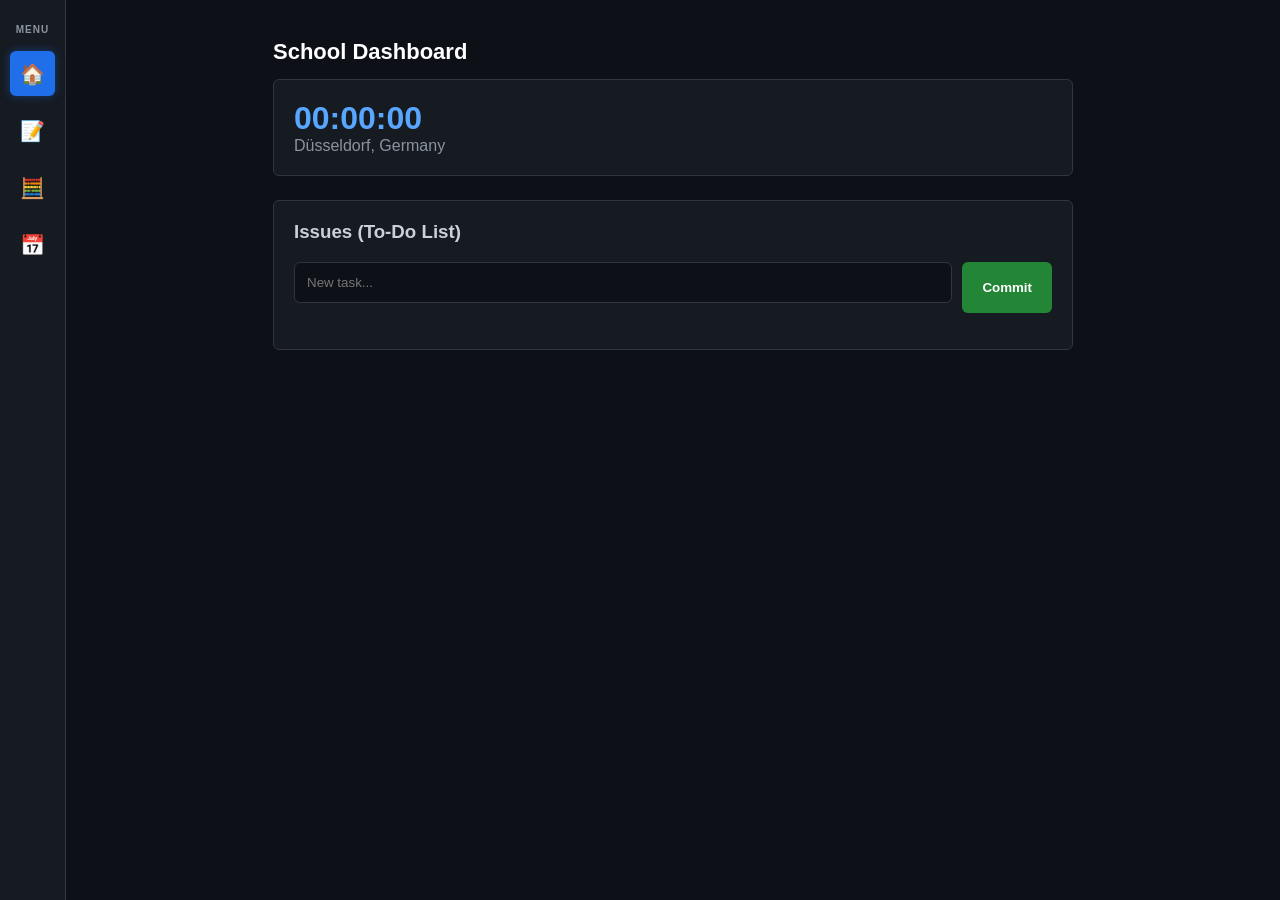
<file: Laboratory/School-Dashboard.html>
<!DOCTYPE html>
<html lang="de">
<head>
    <meta charset="UTF-8">
    <meta name="viewport" content="width=device-width, initial-scale=1.0">
    <title>LGBK-OS / Minimal Edition</title>
    <style>
        :root {
            --gh-bg: #0d1117;
            --gh-sub: #161b22;
            --gh-border: #30363d;
            --gh-text: #c9d1d9;
            --gh-blue: #58a6ff;
            --gh-green: #238636;
            --lgbk-red: #f85149;
            --radius: 6px;
        }

        body {
            font-family: -apple-system, BlinkMacSystemFont, "Segoe UI", Helvetica, Arial, sans-serif;
            background-color: var(--gh-bg);
            color: var(--gh-text);
            margin: 0;
            display: flex;
            height: 100vh;
        }

        /* --- Compact Sidebar --- */
        .sidebar {
            width: 65px;
            background: var(--gh-sub);
            border-right: 1px solid var(--gh-border);
            display: flex;
            flex-direction: column;
            align-items: center;
            padding: 16px 0;
        }

        .sidebar h2 { 
            font-size: 10px; 
            color: #8b949e; 
            margin-bottom: 16px; 
            text-transform: uppercase; 
            letter-spacing: 1px;
        }

        .nav-item {
            width: 45px;
            height: 45px;
            margin-bottom: 12px;
            cursor: pointer;
            border-radius: var(--radius);
            font-size: 20px;
            display: flex;
            align-items: center;
            justify-content: center;
            transition: 0.2s;
        }

        .nav-item:hover { background: #21262d; }
        .nav-item.active { 
            background: #1f6feb; 
            color: white; 
            box-shadow: 0 0 10px rgba(31, 111, 235, 0.4);
        }

        /* --- Main Content --- */
        .main-content {
            flex-grow: 1;
            overflow-y: auto;
            padding: 24px;
            display: flex;
            flex-direction: column;
            align-items: center;
        }

        .container {
            width: 100%;
            max-width: 800px;
        }

        .gh-card {
            background: var(--gh-sub);
            border: 1px solid var(--gh-border);
            border-radius: var(--radius);
            padding: 20px;
            margin-bottom: 24px;
        }

        .tab-content { display: none; }
        .tab-content.active { display: block; }

        /* --- Calendar Styling --- */
        .cal-table {
            width: 100%;
            border-collapse: collapse;
            text-align: center;
        }
        .cal-table th {
            color: #8b949e;
            padding: 10px;
            font-weight: 400;
            border-bottom: 1px solid var(--gh-border);
        }
        .cal-table td {
            padding: 15px 5px;
            border: 1px solid #21262d;
            border-radius: var(--radius);
        }
        .today {
            background: var(--gh-blue);
            color: white;
            font-weight: bold;
            border-radius: var(--radius);
        }

        /* --- Global Elements --- */
        input, textarea {
            background: var(--gh-bg);
            border: 1px solid var(--gh-border);
            color: var(--gh-text);
            padding: 12px;
            border-radius: var(--radius);
            width: 100%;
            box-sizing: border-box;
            margin-bottom: 10px;
        }
        button {
            background: var(--gh-green);
            color: white;
            border: none;
            padding: 10px 20px;
            border-radius: var(--radius);
            cursor: pointer;
            font-weight: 600;
        }

        /* --- Calculator --- */
        .calc-grid { display: grid; grid-template-columns: repeat(4, 1fr); gap: 10px; }
        .calc-btn { 
            background: #21262d; 
            border: 1px solid var(--gh-border); 
            padding: 18px; 
            text-align: center; 
            border-radius: var(--radius); 
            cursor: pointer;
        }
    </style>
</head>
<body>

<div class="sidebar">
    <h2>Menu</h2>
    <div class="nav-item active" onclick="showTab('home', this)" title="Home">🏠</div>
    <div class="nav-item" onclick="showTab('notes', this)" title="Notes">📝</div>
    <div class="nav-item" onclick="showTab('calc', this)" title="Calculator">🧮</div>
    <div class="nav-item" onclick="showTab('cal', this)" title="Calendar">📅</div>
</div>

<div class="main-content">
    <div class="container">
        
        <div class="header-lgbk">
            <h1 style="font-size: 22px; color: white;">School Dashboard</h1>
        </div>

        <div id="home" class="tab-content active">
            <div class="gh-card">
                <div id="clock" style="font-size: 32px; font-weight: bold; color: var(--gh-blue);">00:00:00</div>
                <p style="color: #8b949e; margin: 0;">Düsseldorf, Germany</p>
            </div>
            <div class="gh-card">
                <h3 style="margin-top: 0;">Issues (To-Do List)</h3>
                <div style="display: flex; gap: 10px;">
                    <input type="text" id="todoInput" placeholder="New task...">
                    <button onclick="addTodo()">Commit</button>
                </div>
                <ul id="todoList" style="list-style: none; padding: 0; margin-top: 15px;"></ul>
            </div>
        </div>

        <div id="notes" class="tab-content">
            <div class="gh-card">
                <textarea id="notePad" rows="18" placeholder="Start typing..." oninput="saveNotes()"></textarea>
            </div>
        </div>

        <div id="calc" class="tab-content">
            <div class="gh-card" style="max-width: 350px; margin: auto;">
                <div id="screen" style="text-align: right; font-size: 2rem; padding: 15px; background: #000; color: #39d353; border-radius: 4px; margin-bottom: 15px;">0</div>
                <div class="calc-grid">
                    <div class="calc-btn" style="color: var(--lgbk-red);" onclick="clr()">C</div>
                    <div class="calc-btn" onclick="press('/')">/</div>
                    <div class="calc-btn" onclick="press('*')">×</div>
                    <div class="calc-btn" onclick="press('-')">-</div>
                    <div class="calc-btn" onclick="press('7')">7</div>
                    <div class="calc-btn" onclick="press('8')">8</div>
                    <div class="calc-btn" onclick="press('9')">9</div>
                    <div class="calc-btn" onclick="press('+')">+</div>
                    <div class="calc-btn" onclick="press('4')">4</div>
                    <div class="calc-btn" onclick="press('5')">5</div>
                    <div class="calc-btn" onclick="press('6')">6</div>
                    <div class="calc-btn" style="background: var(--gh-green); color: white;" onclick="calculate()">=</div>
                    <div class="calc-btn" onclick="press('1')">1</div>
                    <div class="calc-btn" onclick="press('2')">2</div>
                    <div class="calc-btn" onclick="press('3')">3</div>
                    <div class="calc-btn" onclick="press('0')">0</div>
                </div>
            </div>
        </div>

        <div id="cal" class="tab-content">
            <div class="gh-card">
                <h3 id="monthYear" style="margin-top: 0; color: var(--gh-blue);">April 2026</h3>
                <table class="cal-table">
                    <thead>
                        <tr><th>Mo</th><th>Di</th><th>Mi</th><th>Do</th><th>Fr</th><th>Sa</th><th>So</th></tr>
                    </thead>
                    <tbody id="calBody"></tbody>
                </table>
            </div>
        </div>

    </div>
</div>

<script>
    function showTab(id, el) {
        document.querySelectorAll('.tab-content').forEach(t => t.classList.remove('active'));
        document.querySelectorAll('.nav-item').forEach(n => n.classList.remove('active'));
        document.getElementById(id).classList.add('active');
        el.classList.add('active');
        if (id === 'cal') buildCal();
    }

    setInterval(() => {
        document.getElementById('clock').innerText = new Date().toLocaleTimeString('de-DE');
    }, 1000);

    function buildCal() {
        const now = new Date();
        const month = now.getMonth();
        const year = now.getFullYear();
        document.getElementById('monthYear').innerText = now.toLocaleString('default', { month: 'long' }) + " " + year;

        const firstDay = new Date(year, month, 0).getDay(); // Monday start
        const daysInMonth = new Date(year, month + 1, 0).getDate();
        let body = document.getElementById('calBody');
        body.innerHTML = "";
        
        let date = 1;
        for (let i = 0; i < 6; i++) {
            let row = document.createElement("tr");
            for (let j = 0; j < 7; j++) {
                let cell = document.createElement("td");
                if (i === 0 && j < firstDay) {
                    cell.innerText = "";
                } else if (date > daysInMonth) {
                    break;
                } else {
                    cell.innerText = date;
                    if (date === now.getDate()) cell.className = "today";
                    date++;
                }
                row.appendChild(cell);
            }
            body.appendChild(row);
            if (date > daysInMonth) break;
        }
    }

    function addTodo() {
        const val = document.getElementById('todoInput').value;
        if(!val) return;
        const li = document.createElement('li');
        li.style = "border-bottom: 1px solid var(--gh-border); padding: 12px 0; display: flex; justify-content: space-between;";
        li.innerHTML = `<span>🟢 ${val}</span> <span style="cursor:pointer; color:var(--lgbk-red)" onclick="this.parentElement.remove()">Close</span>`;
        document.getElementById('todoList').prepend(li);
        document.getElementById('todoInput').value = "";
    }

    function saveNotes() { localStorage.setItem('gh_notes', document.getElementById('notePad').value); }
    document.getElementById('notePad').value = localStorage.getItem('gh_notes') || "";

    let screen = document.getElementById('screen');
    function press(v) { if(screen.innerText === "0") screen.innerText = v; else screen.innerText += v; }
    function clr() { screen.innerText = "0"; }
    function calculate() { try { screen.innerText = eval(screen.innerText); } catch { screen.innerText = "Error"; } }
</script>

</body>
</html>
</file>
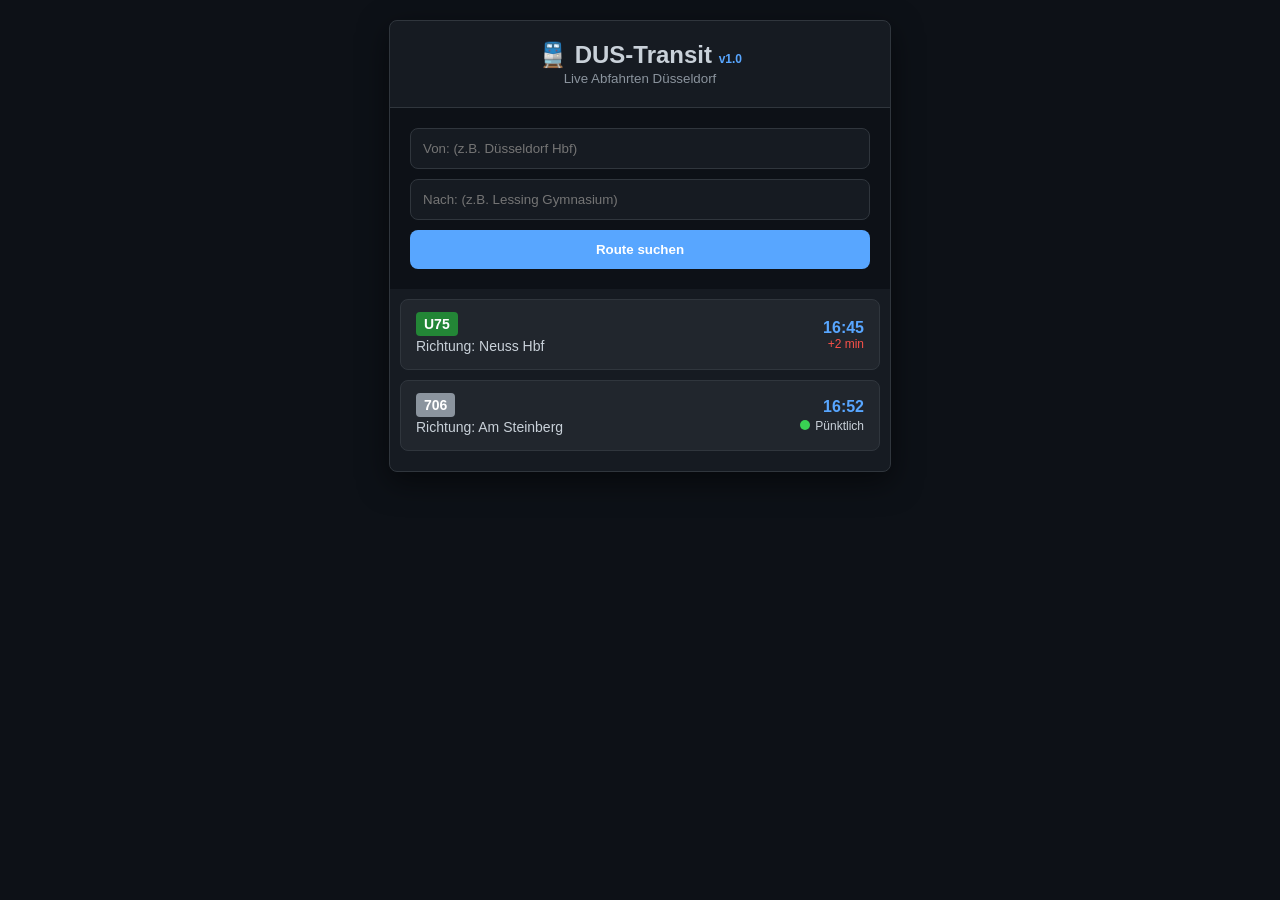
<file: Laboratory/Transit-planner.html>
<!DOCTYPE html>
<html lang="de">
<head>
    <meta charset="UTF-8">
    <meta name="viewport" content="width=device-width, initial-scale=1.0">
    <title>DUS-Transit / GitHub Edition</title>
    <style>
        :root {
            --gh-bg: #0d1117;
            --gh-sub: #161b22;
            --gh-border: #30363d;
            --gh-text: #c9d1d9;
            --gh-blue: #58a6ff;
            --gh-green: #238636;
            --radius: 8px;
        }

        body {
            font-family: -apple-system, BlinkMacSystemFont, "Segoe UI", sans-serif;
            background: var(--gh-bg);
            color: var(--gh-text);
            margin: 0;
            display: flex;
            justify-content: center;
            padding: 20px;
        }

        .app-container {
            width: 100%;
            max-width: 500px;
            background: var(--gh-sub);
            border: 1px solid var(--gh-border);
            border-radius: var(--radius);
            overflow: hidden;
            box-shadow: 0 10px 30px rgba(0,0,0,0.5);
        }

        .header {
            padding: 20px;
            border-bottom: 1px solid var(--gh-border);
            text-align: center;
        }

        .search-section {
            padding: 20px;
            background: #0d1117;
        }

        input {
            width: 100%;
            padding: 12px;
            margin-bottom: 10px;
            background: #161b22;
            border: 1px solid var(--gh-border);
            color: white;
            border-radius: var(--radius);
            box-sizing: border-box;
        }

        .btn-search {
            width: 100%;
            padding: 12px;
            background: var(--gh-blue);
            color: white;
            border: none;
            border-radius: var(--radius);
            font-weight: bold;
            cursor: pointer;
        }

        .results {
            padding: 10px;
            max-height: 400px;
            overflow-y: auto;
        }

        .route-card {
            background: #21262d;
            border: 1px solid var(--gh-border);
            border-radius: var(--radius);
            padding: 15px;
            margin-bottom: 10px;
            display: flex;
            justify-content: space-between;
            align-items: center;
            transition: 0.2s;
        }

        .route-card:hover { border-color: var(--gh-blue); }

        .line-badge {
            background: var(--gh-green);
            color: white;
            padding: 4px 8px;
            border-radius: 4px;
            font-weight: bold;
            font-size: 14px;
        }

        .time { color: var(--gh-blue); font-weight: bold; }
        .delay { color: #f85149; font-size: 12px; margin-left: 5px; }

        .status-dot {
            height: 10px;
            width: 10px;
            background-color: #39d353;
            border-radius: 50%;
            display: inline-block;
            margin-right: 5px;
        }
    </style>
</head>
<body>

<div class="app-container">
    <div class="header">
        <h2 style="margin:0">🚆 DUS-Transit <span style="font-size: 12px; color: var(--gh-blue);">v1.0</span></h2>
        <small style="color: #8b949e;">Live Abfahrten Düsseldorf</small>
    </div>

    <div class="search-section">
        <input type="text" id="start" placeholder="Von: (z.B. Düsseldorf Hbf)">
        <input type="text" id="end" placeholder="Nach: (z.B. Lessing Gymnasium)">
        <button class="btn-search" onclick="findRoutes()">Route suchen</button>
    </div>

    <div class="results" id="routeResults">
        <div class="route-card">
            <div>
                <span class="line-badge">U75</span>
                <div style="margin-top:5px; font-size: 14px;">Richtung: Neuss Hbf</div>
            </div>
            <div style="text-align: right;">
                <div class="time">16:45</div>
                <div class="delay">+2 min</div>
            </div>
        </div>

        <div class="route-card">
            <div>
                <span class="line-badge" style="background:#8b949e">706</span>
                <div style="margin-top:5px; font-size: 14px;">Richtung: Am Steinberg</div>
            </div>
            <div style="text-align: right;">
                <div class="time">16:52</div>
                <div class="status-dot"></div><span style="font-size:12px">Pünktlich</span>
            </div>
        </div>
    </div>
</div>

<script>
    function findRoutes() {
        const start = document.getElementById('start').value;
        const end = document.getElementById('end').value;
        
        if(!start || !end) {
            alert("Bitte Start und Ziel eingeben!");
            return;
        }

        // Simulating a search/API call
        const results = document.getElementById('routeResults');
        results.innerHTML = `<p style="text-align:center; color:#8b949e;">Suche nach Verbindungen von <b>${start}</b>...</p>`;

        setTimeout(() => {
            results.innerHTML = `
                <div class="route-card">
                    <div>
                        <span class="line-badge" style="background:#f85149">S11</span>
                        <div style="margin-top:5px; font-size: 14px;">D-Flughafen Terminal</div>
                    </div>
                    <div style="text-align: right;">
                        <div class="time">Sofort</div>
                        <div class="delay">Pünktlich</div>
                    </div>
                </div>
                <div class="route-card">
                    <div>
                        <span class="line-badge">U79</span>
                        <div style="margin-top:5px; font-size: 14px;">D-Wittlaer</div>
                    </div>
                    <div style="text-align: right;">
                        <div class="time">In 5 Min</div>
                        <div class="delay">+1 min</div>
                    </div>
                </div>
            `;
        }, 800);
    }
</script>

</body>
</html>
</file>
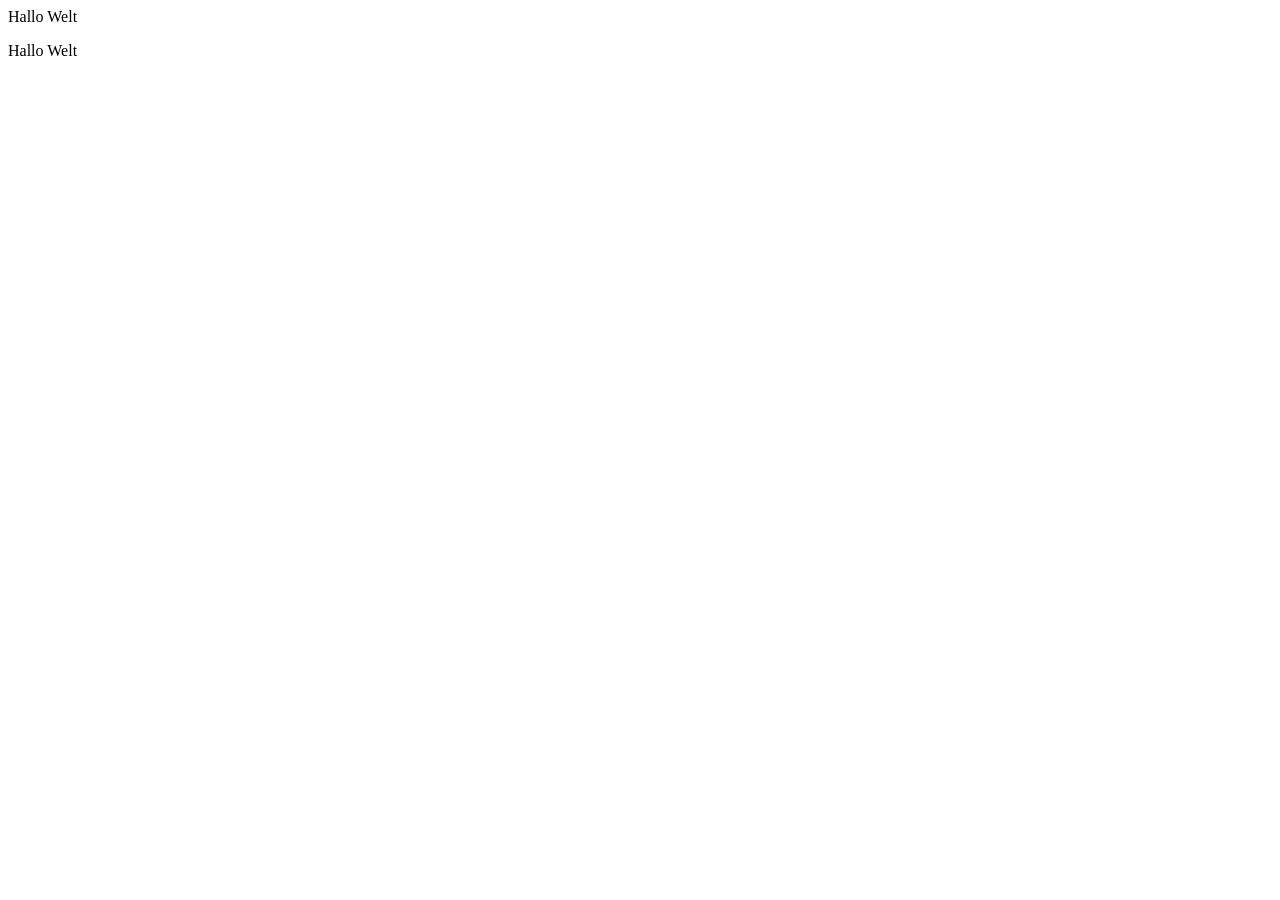
<file: JavaScript/Ausgabe im Browser/Ausgabe im Browser.html>
<!doctype html>
<html lang="de">
    <head>
        <meta charset="utf-8">
        <title>Vorlage</title>
        <meta name="author" content="Naveen Chakravarthy Mohankumar">
        <meta name="date" content="30.04.2026">
        <style>
            
        </style>
    </head>

    <body>
        <!-- window.alert(); -->
        <script>
           window.alert("Hallo Welt");
        </script>

        <!-- document.write (); -->
        <script>
            document.write("Hallo Welt");
        </script>

        <!-- document.getElementById().innerHTML = ""; -->
        <p id="ausgabe"></p>
        <script>
        document.getElementById("ausgabe").innerHTML = "Hallo Welt";
        </script>

        <!-- console.log(); -->
        <script>
            console.log("Hallo Welt");
        </script>
    </body>
</html>
</file>
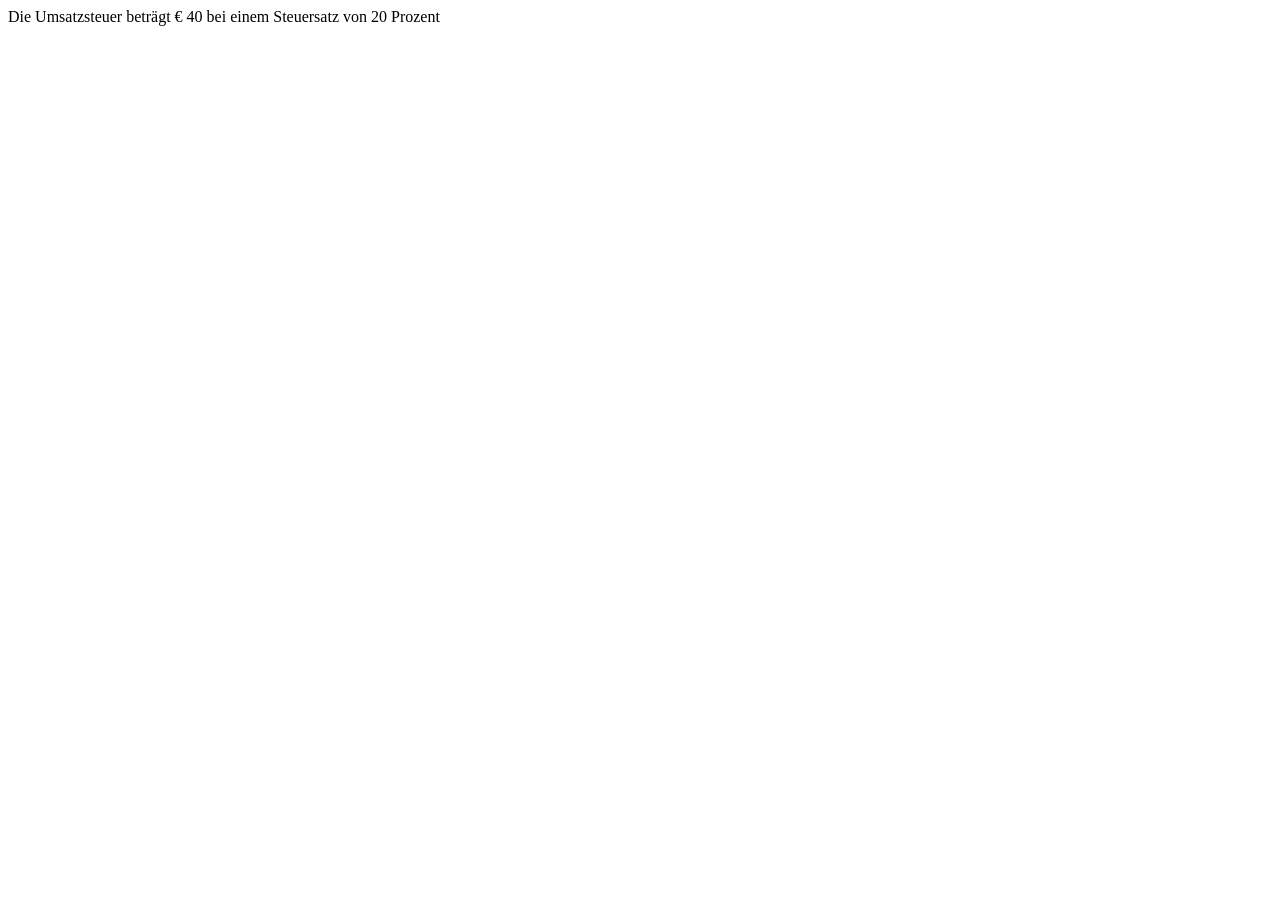
<file: JavaScript/Rechenoperatoren/Mathematik Rechnung.html>
<!doctype html>
<html lang="de">
    <head>
        <meta charset="utf-8">
        <title>Mathematik Rechnung</title>
        <meta name="author" content="Naveen Chakravarthy Mohankumar">
        <meta name="date" content="01.05.2026">
    </head>

    <body>
        <script>
            // Werten
            var brutto = 240;
            var USt = 20;

            // Rechnung
            var steuer = brutto / (100 + USt) * USt;

            // Ausgabe
            document.write("Die Umsatzsteuer beträgt € ");
            document.write(steuer);
            var ausgabe = " bei einem Steuersatz von " + USt + " Prozent";
            document.write(ausgabe);
        </script>
    </body>
</html>
</file>
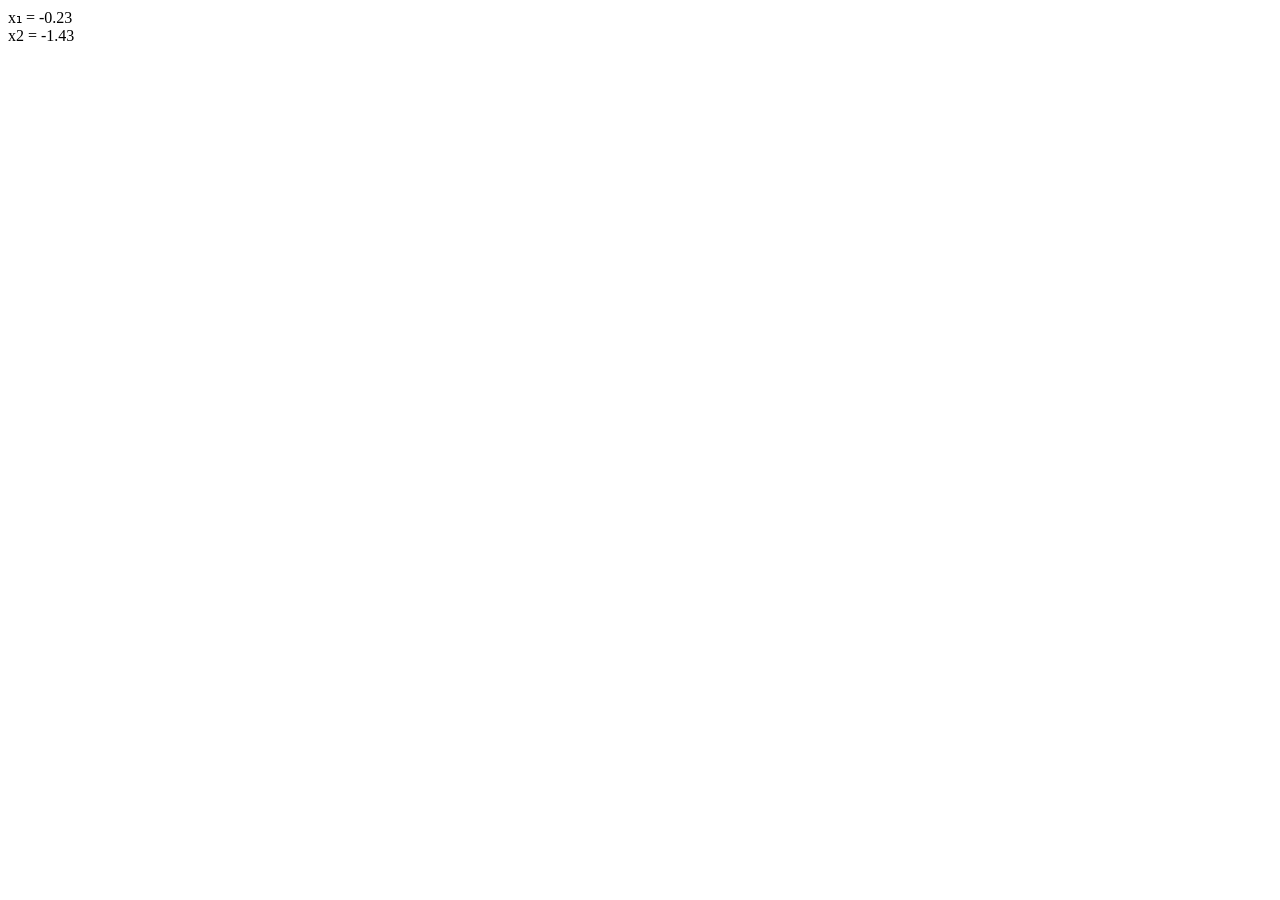
<file: JavaScript/Rechenoperatoren/Mitternachtsformel.html>
<!doctype html>
<html lang="de">
    <head>
        <meta charset="utf-8">
        <title>Fahrenheit und Celsius</title>
        <meta name="author" content="Naveen Chakravarthy Mohankumar">
        <meta name="date" content="01.05.2026">
    </head>

    <body>
        <script>
            // Werten
            var a = 3
            var b = 5
            var c = 1
            
            // Rechnung (Math.pow = Qudrat)
            var quadrat = Math.pow(b, 2) - 4 * a * c;

            // Lösung (Math.sqrt = Wurzel)
            var x1 = (-b + Math.sqrt(quadrat)) / (2 * a);
            var x2 = (-b - Math.sqrt(quadrat)) / (2 * a);

            // Rundung auf zwei Nachkommastellen (toFixed = Nachkommastellen)
            x1 = x1.toFixed(2);
            x2 = x2.toFixed(2);

            // Ausgabe
            document.write("x₁ = " + x1 + "<br>");
            document.write("x2 = " + x2);
        </script>
    </body>
</html>
</file>
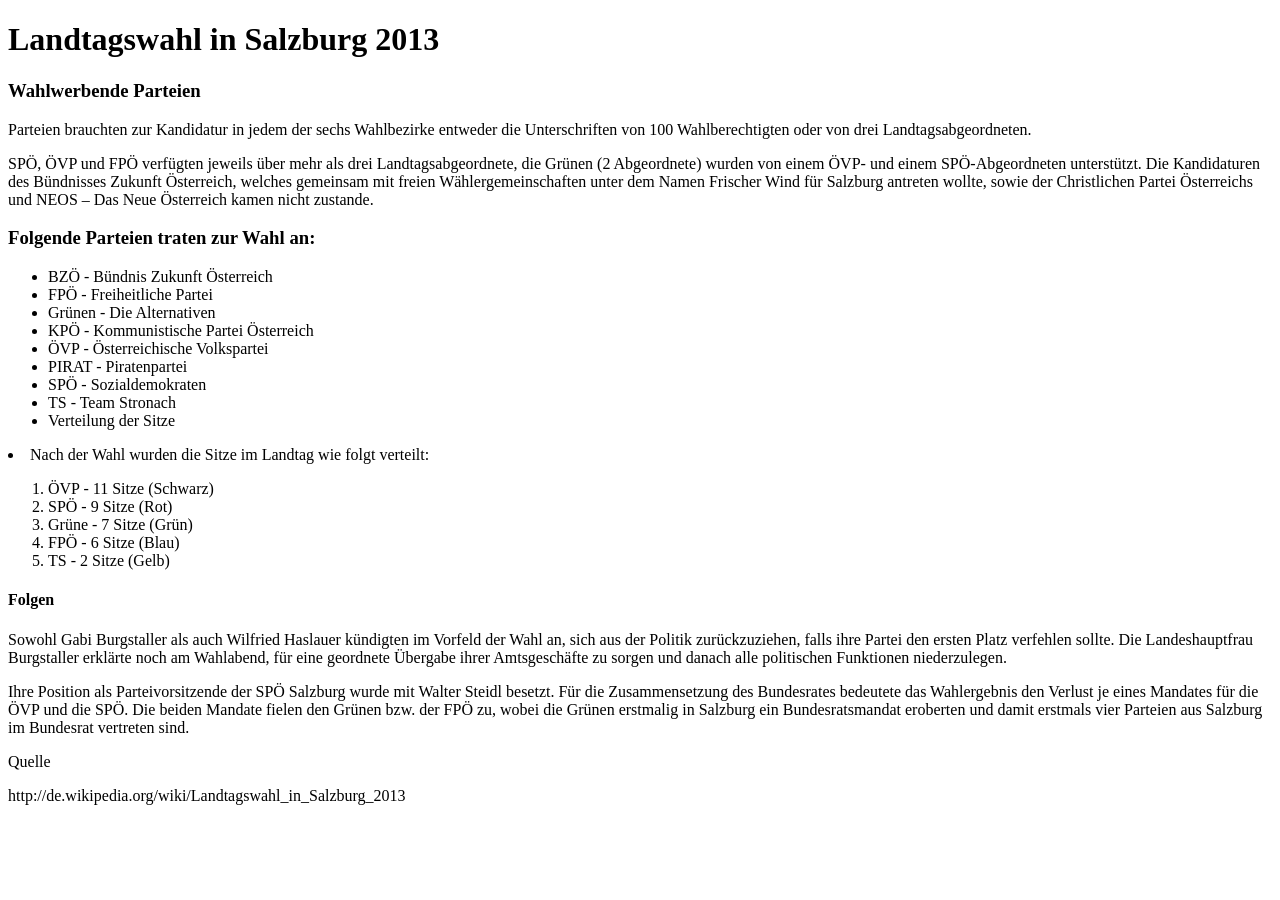
<file: HTML-CSS/Aufgaben/Übung 1- Basis Tags/LW_Salzburg_2013.html>
﻿<!doctype html>
<html lang="de">
    <head>
        <meta charset="utf-8"> 
        <title>Landtagswahl Salzburg 2013</title> 
        <meta name="autor" content="Vorname Nachname"> 
        <meta name="date" content="jjjj-mm-tt">
    </head> 
    <body>
    <h1>Landtagswahl in Salzburg 2013</h1>



    <h3>Wahlwerbende Parteien</h3>



    <p>Parteien brauchten zur Kandidatur in jedem der sechs Wahlbezirke entweder die Unterschriften von 100 Wahlberechtigten oder von drei Landtagsabgeordneten.</p>
    <p>SPÖ, ÖVP und FPÖ verfügten jeweils über mehr als drei Landtagsabgeordnete, die Grünen (2 Abgeordnete) wurden von einem ÖVP- und einem SPÖ-Abgeordneten unterstützt. Die Kandidaturen des Bündnisses Zukunft Österreich, welches gemeinsam mit freien Wählergemeinschaften unter dem Namen Frischer Wind für Salzburg antreten wollte, sowie der Christlichen Partei Österreichs und NEOS – Das Neue Österreich kamen nicht zustande.</p>



    <h3>Folgende Parteien traten zur Wahl an:</h3>

        <ul>

            <li>BZÖ - Bündnis Zukunft Österreich</li>

            <li>FPÖ - Freiheitliche Partei</li>

            <li>Grünen - Die Alternativen</li>

            <li>KPÖ - Kommunistische Partei Österreich</li>

            <li>ÖVP - Österreichische Volkspartei</li>

            <li>PIRAT - Piratenpartei</li>

            <li>SPÖ - Sozialdemokraten</li>

            <li>TS - Team Stronach</li>

            <li>Verteilung der Sitze</li>

        </ul>

        

            <li>Nach der Wahl wurden die Sitze im Landtag wie folgt verteilt:</li>

        <ol>

            <li>ÖVP - 11 Sitze (Schwarz)</li>

            <li>SPÖ - 9 Sitze (Rot)</li>

            <li>Grüne - 7 Sitze (Grün)</li>

            <li>FPÖ - 6 Sitze (Blau)</li>

            <li>TS - 2 Sitze (Gelb)</li>

        </ol>
        

    <h4>Folgen</h4>



    <p>Sowohl Gabi Burgstaller als auch Wilfried Haslauer kündigten im Vorfeld der Wahl an, sich aus der Politik zurückzuziehen, falls ihre Partei den ersten Platz verfehlen sollte. Die Landeshauptfrau Burgstaller erklärte noch am Wahlabend, für eine geordnete Übergabe ihrer Amtsgeschäfte zu sorgen und danach alle politischen Funktionen niederzulegen. </p>
    <p>Ihre Position als Parteivorsitzende der SPÖ Salzburg wurde mit Walter Steidl besetzt. Für die Zusammensetzung des Bundesrates bedeutete das Wahlergebnis den Verlust je eines Mandates für die ÖVP und die SPÖ. Die beiden Mandate fielen den Grünen bzw. der FPÖ zu, wobei die Grünen erstmalig in Salzburg ein Bundesratsmandat eroberten und damit erstmals vier Parteien aus Salzburg im Bundesrat vertreten sind.</p>



    <p>Quelle</p>
    <p>http://de.wikipedia.org/wiki/Landtagswahl_in_Salzburg_2013</p>
    </body>
</html>
</file>
